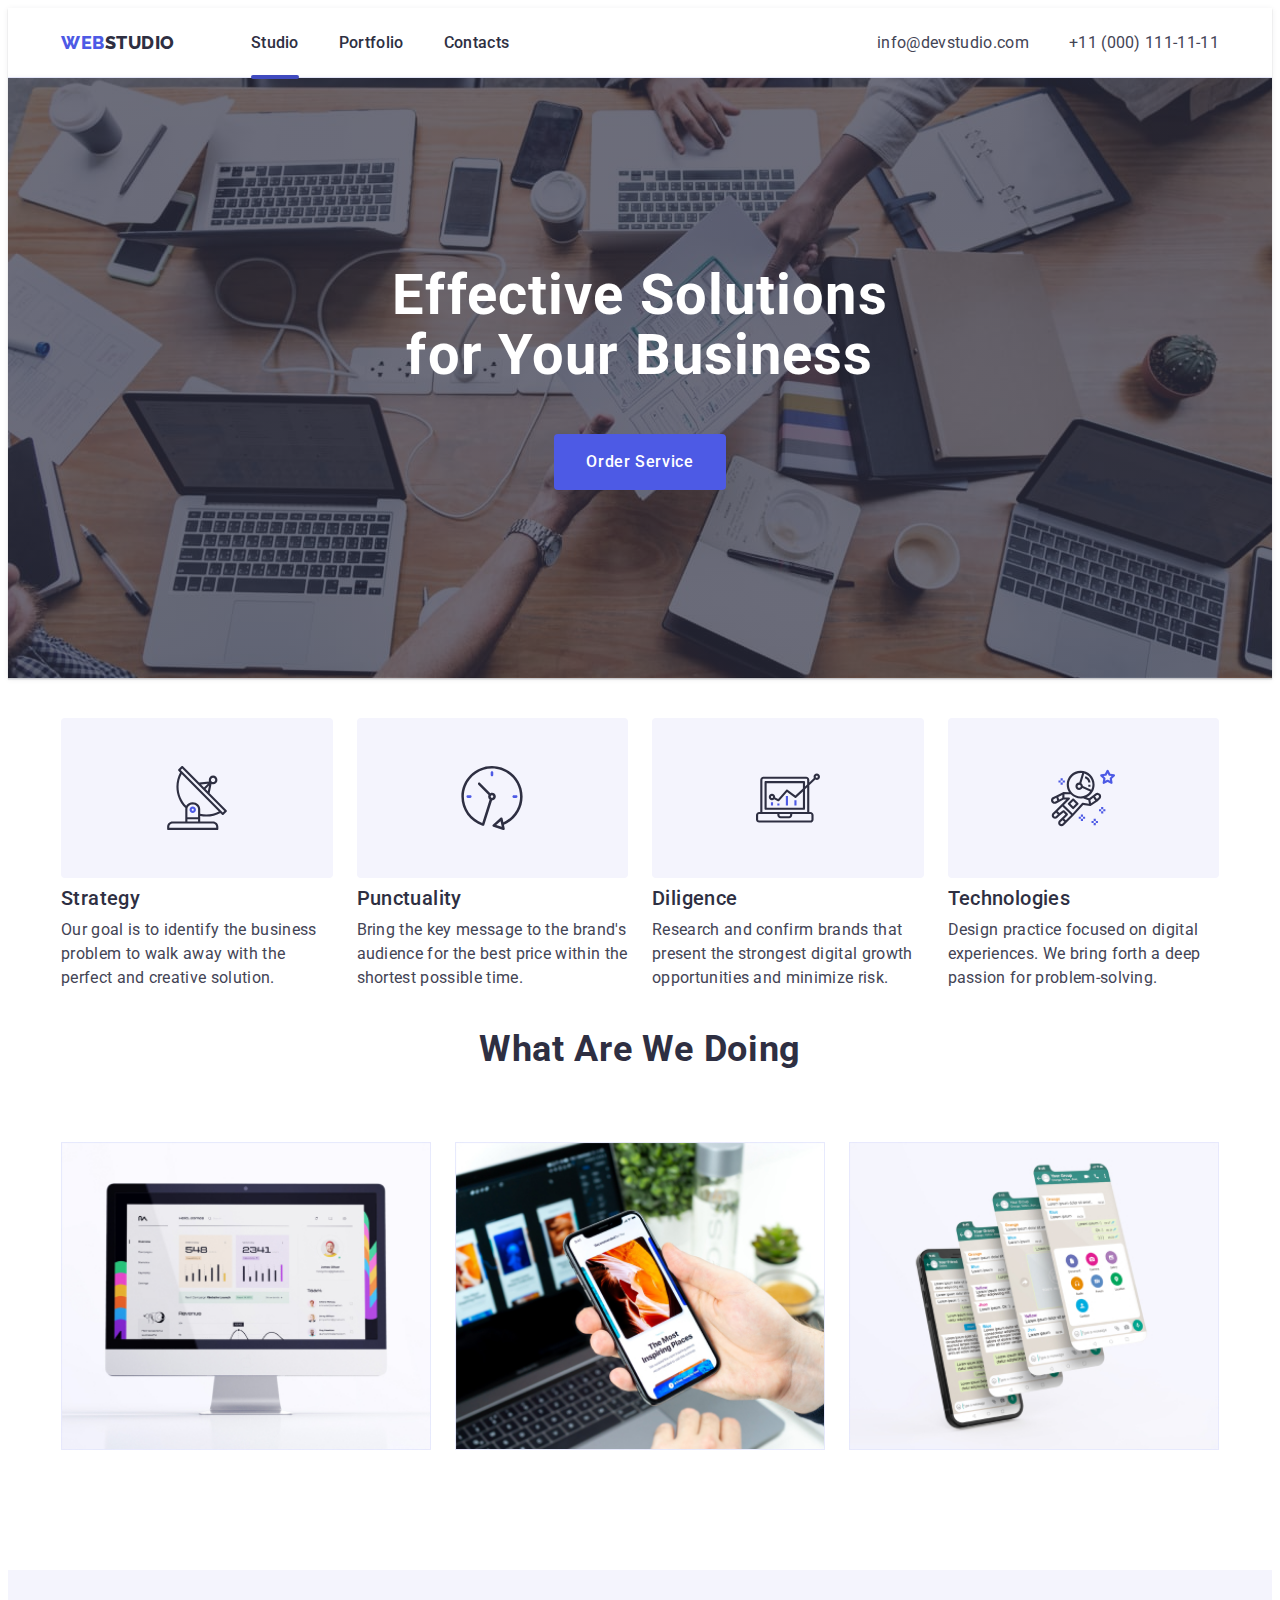
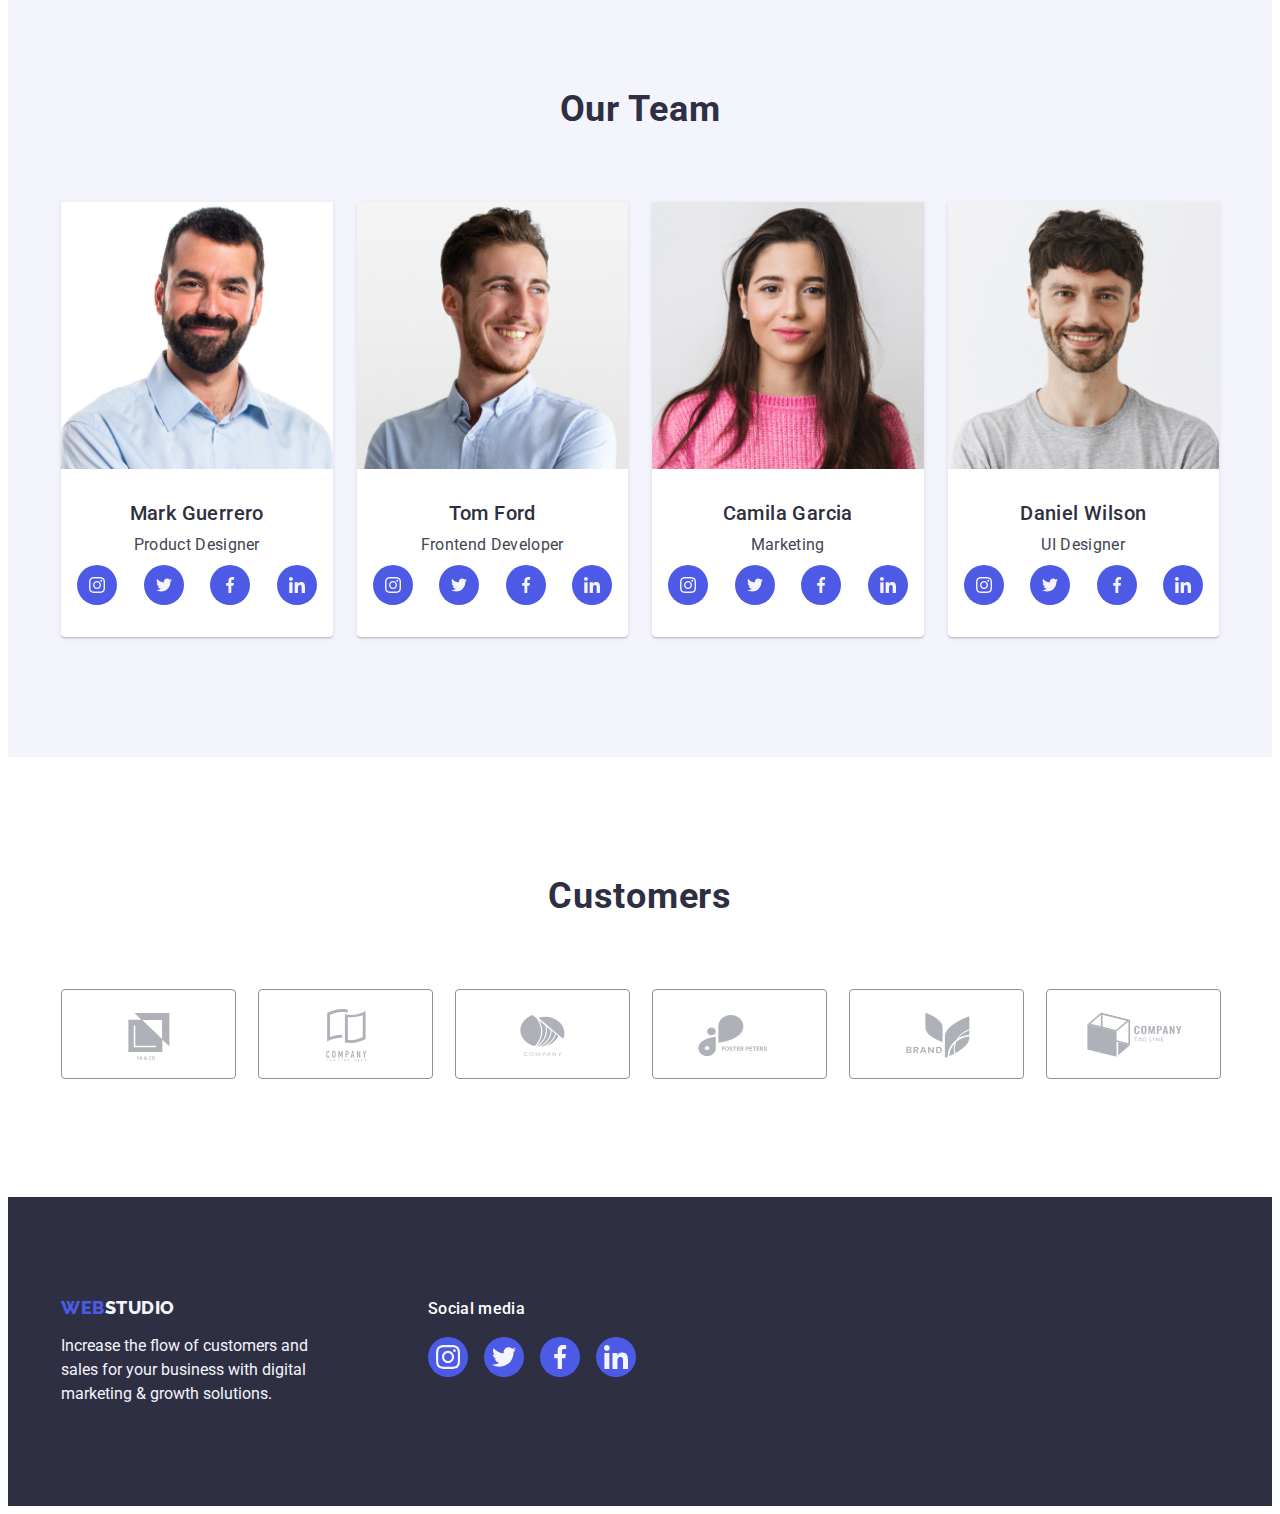
<file: index.html>
<!DOCTYPE html>
<html lang="en">
  <head>
    <meta charset="UTF-8" />
    <meta http-equiv="X-UA-Compatible" content="IE=edge" />
    <meta name="viewport" content="width=device-width, initial-scale=1.0" />
    <title>Main title</title>
    <link rel="stylesheet" href="https://cdnjs.cloudflare.com/ajax/libs/modern-normalize/1.1.0/modern-normalize.min.css" integrity="sha512-wpPYUAdjBVSE4KJnH1VR1HeZfpl1ub8YT/NKx4PuQ5NmX2tKuGu6U/JRp5y+Y8XG2tV+wKQpNHVUX03MfMFn9Q==" crossorigin="anonymous" referrerpolicy="no-referrer" />
    <!--шрифти  --->
    <link rel="preconnect" href="https://fonts.googleapis.com" />
    <link rel="preconnect" href="https://fonts.gstatic.com" crossorigin />
    <link
      href="https://fonts.googleapis.com/css2?family=Raleway:wght@800&family=Roboto:wght@400;500;700;900&display=swap"
      rel="stylesheet"
    />

    <link rel="preconnect" href="https://fonts.googleapis.com" />
    <link rel="preconnect" href="https://fonts.gstatic.com" crossorigin />
    <link
      href="https://fonts.googleapis.com/css2?family=Raleway:wght@800&display=swap"
      rel="stylesheet"
    />
    
    <link rel="stylesheet" href="./css/styles.css" />
  </head>

  <body>
    <header class="header-main">
      <div class="container header-page">
        <!-- navigation -->
        <nav class="navigation">
          <a href="./index.html" class="item link logo"
            >Web<span class="logo-black">Studio</span></a
          >

          <ul class="site-links list">
            <li class="item item-studio">
              <a href="./index.html" class="link nav-link">Studio</a>
            </li>
            <li class="item">
              <a href="./portfolio.html" class="link nav-link">Portfolio</a>
            </li>
            <li class="item"><a href="" class="link nav-link">Contacts</a></li>
          </ul>
        </nav>

        <!-- contacts  -->
        <address class="address contacts">
          <ul class="list-contacts list">
            <li class="item">
              <a href="mailto:info@devstudio.com" class="link contact-link"
                >info@devstudio.com</a
              >
            </li>
            <li class="item">
              <a href="tel:+110001111111" class="link contact-link"
                >+11 (000) 111-11-11</a
              >
            </li>
          </ul>
        </address>
      </div>
    </header>

    <!-- unique content -->
    <main>
      <!-- hero section1-->
      <section class="section-hero">
        <div class="container">
          <h1 class="title-hero">Effective Solutions for Your Business</h1>
          <button type="button"  class="button-index" data-modal-open>Order Service</button>
        
        </div>
      </section>

      <!-- qualities section2-->
      <section class="section section-qualities">
        <div class="container container-qualities">
          <h2 class="hidden-title">Company's qualities</h2>
          <ul class="list list-qualities">
            <li class="quality">

              <div class="quality-icon">
              <svg  width="64" height="64">
                <use href="./images/icon.svg#icon-antenna"></use>
              </svg>
              </div>

              <h3 class="qualities-title">Strategy</h3>
              <p class="qualities-text">
                Our goal is to identify the business problem to walk away with
                the perfect and creative solution.
              </p>
            </li>
            <li class="quality">
               <div class="quality-icon">
              <svg  width="64" height="64">
                <use href="./images/icon.svg#icon-clock"></use>
              </svg>
              </div>
              <h3 class="qualities-title">Punctuality</h3>
              <p class="qualities-text">
                Bring the key message to the brand's audience for the best price
                within the shortest possible time.
              </p>
            </li>
            <li class="quality">
               <div class="quality-icon">
              <svg  width="64" height="64">
                <use href="./images/icon.svg#icon-diagram"></use>
              </svg>
              </div>
              <h3 class="qualities-title">Diligence</h3>
              <p class="qualities-text">
                Research and confirm brands that present the strongest digital
                growth opportunities and minimize risk.
              </p>
            </li>
            <li class="quality">
               <div class="quality-icon">
              <svg  width="64" height="64">
                <use href="./images/icon.svg#icon-astronaut"></use>
              </svg>
              </div>
              <h3 class="qualities-title">Technologies</h3>
              <p class="qualities-text">
                Design practice focused on digital experiences. We bring forth a
                deep passion for problem-solving.
              </p>
            </li>
          </ul>
        </div>
      </section>

      <!-- what are we doing section3-->
      <section class="section">
        <div class="container">
          <h2 class="title-work">What are we doing</h2>
          <ul class="list list-work">
            <li class="work">
              <img
                src="./images/image-e.jpg"
                alt="Computer photo"
                class="images-width"
              />
            </li>
            <li class="work">
              <img
                src="./images/image-f.jpg"
                alt="Mobile phones ptotoes"
                class="images-width"
              />
            </li>
            <li class="work">
              <img
                src="./images/image-r.jpg"
                alt="Photo of a mobile phone on a computer background"
                class="images-width"
              />
            </li>
          </ul>
        </div>
      </section>

      <!-- our team section4-->
      <section class="section section-team">
        <div class="container team-container">
          <h2 class="title-team">Our Team</h2>
          <ul class="list list-team">
            <li class="member">
              <img src="./images/image-a.jpg" alt="Man" class="images-width" />
            
               <!-- 1 member -->
              <div class="member-container">
                 <h3 class="images-name">Mark Guerrero</h3>
                <p class="images-description">Product Designer</p>
                 
               
                  <ul class="list-networks">
                    <li class="list team-network">
                        <a href="" class="link href-teamnetwork">
                      <svg class="icon-network-team" width="16" height="16" >
                         <use  href="./images/icon.svg#icon-instagram"></use>
                      </svg></a></li>
                    <li class="list team-network">
                       <a href="" class="link href-teamnetwork">
                      <svg  class="icon-network-team" width="16" height="16" >
                         <use href="./images/icon.svg#icon-twitter"></use>
                      </svg></a></li>
                    <li class="list team-network">
                       <a href="" class="link href-teamnetwork">
                      <svg class="icon-network-team" width="16" height="16" >
                        <use href="./images/icon.svg#icon-facebook"></use>
                      </svg></a></li>
                    <li class="list team-network">
                       <a href="" class="link href-teamnetwork">
                      <svg class="icon-network-team" width="16" height="16">
                         <use href="./images/icon.svg#icon-linkedin"></use>
                     </svg></a></li>
                  </ul>             
              </div>
            </li>
            <li class="member">
              <img src="./images/image-b.jpg" alt="Man" class="images-width" />
                
              
               <!-- 2 member -->
              <div class="member-container">
                <h3 class="images-name">Tom Ford</h3>
                <p class="images-description">Frontend Developer</p>
                
                  <ul class="list-networks">
                    <li class="list team-network">
                        <a href="" class="link href-teamnetwork">
                      <svg class="icon-network-team" width="16" height="16" >
                         <use  href="./images/icon.svg#icon-instagram"></use>
                      </svg></a></li>
                    <li class="list team-network">
                       <a href="" class="link href-teamnetwork">
                      <svg  class="icon-network-team" width="16" height="16" >
                         <use href="./images/icon.svg#icon-twitter"></use>
                      </svg></a></li>
                    <li class="list team-network">
                       <a href="" class="link href-teamnetwork">
                      <svg class="icon-network-team" width="16" height="16" >
                        <use href="./images/icon.svg#icon-facebook"></use>
                      </svg></a></li>
                    <li class="list team-network">
                       <a href="" class="link href-teamnetwork">
                      <svg class="icon-network-team" width="16" height="16">
                         <use href="./images/icon.svg#icon-linkedin"></use>
                     </svg></a></li>
                  </ul>           
              </div>        
            </li>
            <li class="member">
              <img src="./images/image-c.jpg" alt="Woman" class="images-width"/>
                
               <!-- 3 member -->
              <div class="member-container">
                <h3 class="images-name">Camila Garcia</h3>
                <p class="images-description">Marketing</p>
               
                  <ul class="list-networks">
                    <li class="list team-network">
                        <a href="" class="link href-teamnetwork">
                      <svg class="icon-network-team" width="16" height="16" >
                         <use  href="./images/icon.svg#icon-instagram"></use>
                      </svg></a></li>
                    <li class="list team-network">
                       <a href="" class="link href-teamnetwork">
                      <svg  class="icon-network-team" width="16" height="16" >
                         <use href="./images/icon.svg#icon-twitter"></use>
                      </svg></a></li>
                    <li class="list team-network">
                       <a href="" class="link href-teamnetwork">
                      <svg class="icon-network-team" width="16" height="16" >
                        <use href="./images/icon.svg#icon-facebook"></use>
                      </svg></a></li>
                    <li class="list team-network">
                       <a href="" class="link href-teamnetwork">
                      <svg class="icon-network-team" width="16" height="16">
                         <use href="./images/icon.svg#icon-linkedin"></use>
                     </svg></a></li>
                  </ul>              
              </div>              
            </li>
            <li class="member">
              <img src="./images/image-d.jpg" alt="Man" class="images-width" />
                
               <!-- 4 member -->
              <div class="member-container">
               <h3 class="images-name">Daniel Wilson</h3>
                <p class="images-description">UI Designer</p>
                
                 <ul class="list-networks">
                    <li class="list team-network">
                        <a href="" class="link href-teamnetwork">
                      <svg class="icon-network-team" width="16" height="16" >
                         <use  href="./images/icon.svg#icon-instagram"></use>
                      </svg></a></li>
                    <li class="list team-network">
                       <a href="" class="link href-teamnetwork">
                      <svg  class="icon-network-team" width="16" height="16" >
                         <use href="./images/icon.svg#icon-twitter"></use>
                      </svg></a></li>
                    <li class="list team-network">
                       <a href="" class="link href-teamnetwork">
                      <svg class="icon-network-team" width="16" height="16" >
                        <use href="./images/icon.svg#icon-facebook"></use>
                      </svg></a></li>
                    <li class="list team-network">
                       <a href="" class="link href-teamnetwork">
                      <svg class="icon-network-team" width="16" height="16">
                         <use href="./images/icon.svg#icon-linkedin"></use>
                     </svg></a></li>
                  </ul>            
              </div>              
            </li>
          </ul>
        </div>
      </section>

      <!-- customers section5 -->
      <section class=" section-customers">
        <div class="container">
             <h2 class="title-customers">Customers</h2>
             <ul class="list-customers">
              <li class="list customer">
                 <a href="" class="link href-customer">
                 <svg  width="104" height="56" class="icon-customer">
                         <use href="./images/icon.svg#icon-logo-1"></use>
                      </svg>
                    </a></li>
              <li class="list customer">
                <a href="" class="link href-customer">
                 <svg  width="104" height="56" class="icon-customer">
                         <use href="./images/icon.svg#icon-logo-2"></use>
                      </svg></a></li>
              <li class="list  customer">
                  <a href="" class="link href-customer">
                 <svg  width="104" height="56" class="icon-customer">
                         <use href="./images/icon.svg#icon-logo-3"></use>
                      </svg></a></li>
              <li class="list  customer">
                <a href="" class="link href-customer"> 
                <svg  width="104" height="56" class="icon-customer">
                         <use href="./images/icon.svg#icon-logo-4"></use>
                      </svg></a></li>
              <li class="list  customer">
                 <a href="" class="link href-customer"> 
                 <svg  width="104" height="56" class="icon-customer">
                         <use href="./images/icon.svg#icon-logo-5"></use>
                      </svg></a></li>
              <li class="list  customer"> 
                  <a href="" class="link href-customer"> 
                <svg  width="104" height="56" class="icon-customer">
                         <use href="./images/icon.svg#icon-logo-6"></use>
                      </svg></a></li>
             </ul>
        </div>
      </section>
    </main>

    <footer class="section-footer">
      <div class="container container-footer">
      <div class="container-logo">
        <!-- logo -->
        <a href="./index.html" class="link logo footer-logo"
          >Web<span class="logo-white">Studio</span></a
        >
        
        <!-- клич -->
        
        <p class="footer-text">
          Increase the flow of customers and <br />
          sales for your business with digital<br />
          marketing & growth solutions.
        </p>
        
      </div>
                  
      <div class="container-networks">
        <p class="social-media">Social media</p>
        <ul class="footlist-networks">
          <li class="list item-network">
            <a href="" class="link href-network">
            <svg class="icon-network" width="24" height="24" >
               <use  href="./images/icon.svg#icon-instagram"></use>
            </svg></a></li>
          <li class="list item-network">
            <a href="" class="link href-network">
            <svg  class="icon-network" width="24" height="24" >
               <use href="./images/icon.svg#icon-twitter"></use>
            </svg></a></li>
          <li class="list item-network">
            <a href="" class="link href-network">
            <svg class="icon-network"  width="24" height="24" >
              <use href="./images/icon.svg#icon-facebook"></use>
            </svg></a></li>
          <li class="list item-network">
             <a href="" class="link href-network">
            <svg  class="icon-network" width="24" height="24">
               <use href="./images/icon.svg#icon-linkedin"></use>
           </svg></a></li>
        </ul>             
    </div>
         
       
      </div>
    </footer>

      <!-- модальне вікно на кнопку Order Service  -->
    <div class="backdrop is-hidden" data-modal>
          <div class="modal">
              <!-- <p>
               
              </p> -->
              <button data-modal-close class="button-modal-close">
                <svg  class="icon-modal" width="24" height="24">
                <use href="./images/icon.svg#icon-close-black"></use>
               </svg>
            </button>
          </div>
        </div>

    <script src="./js/modal.js"></script>
  </body>
</html>
</file>
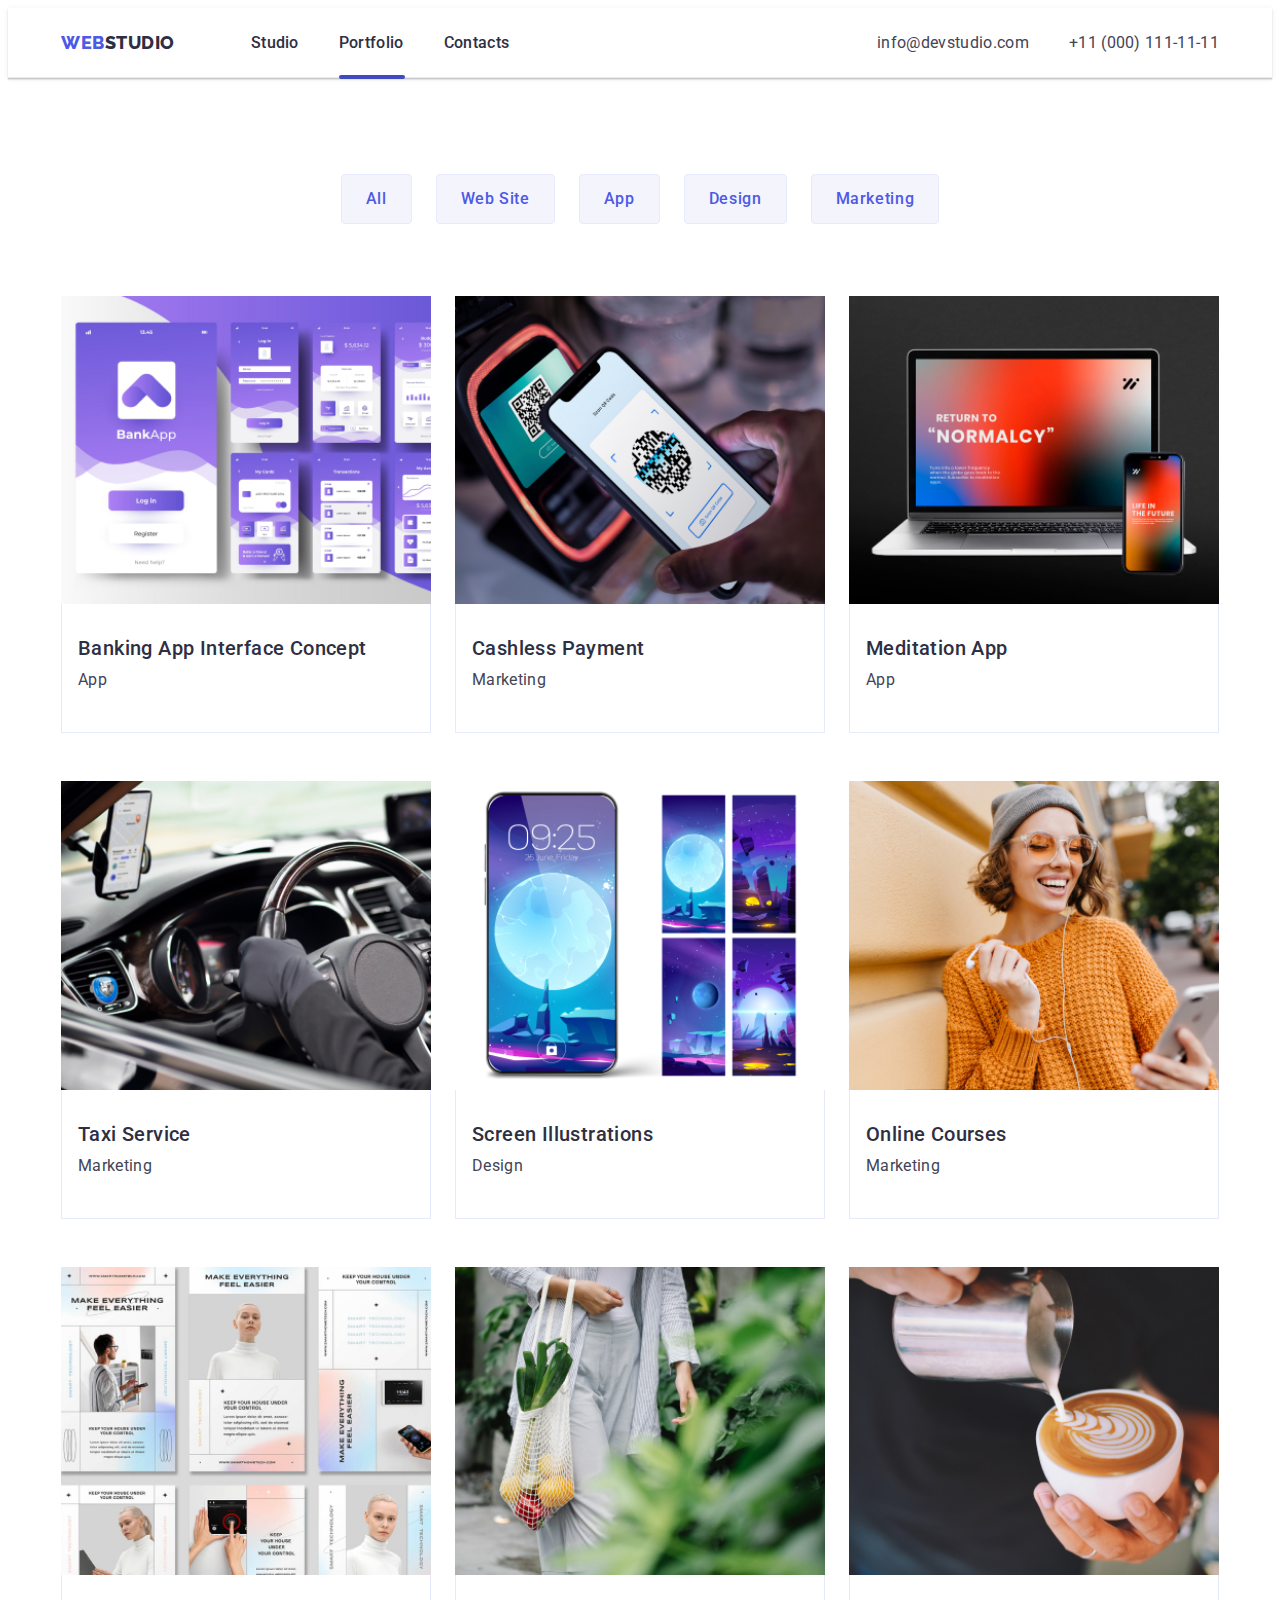
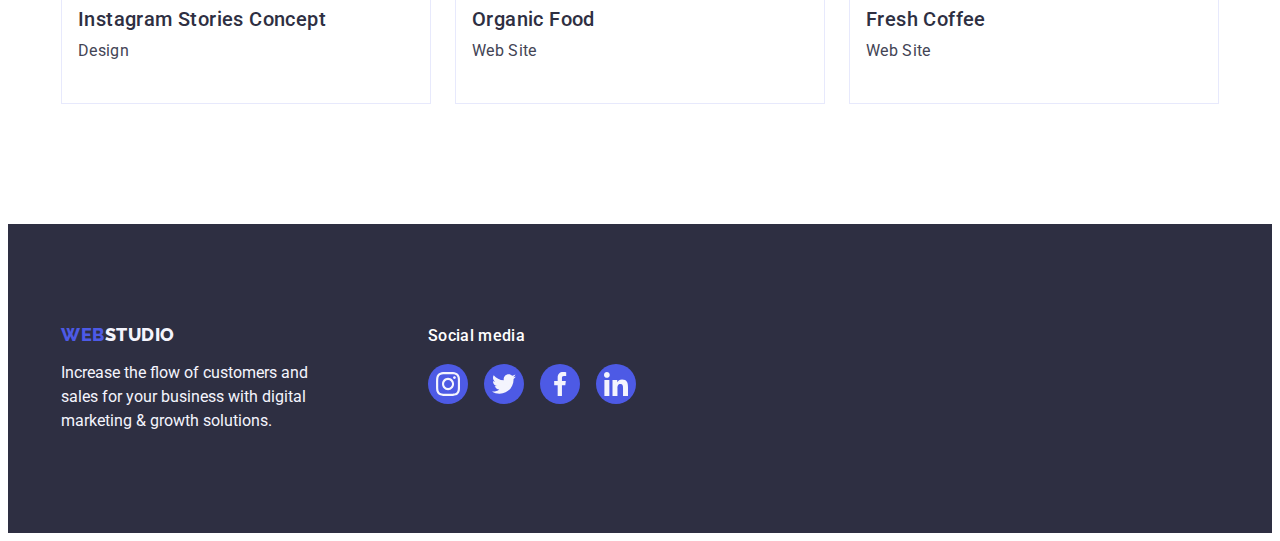
<file: portfolio.html>
<!DOCTYPE html>
<html lang="en">
  <head>
    <meta charset="UTF-8" />
    <meta http-equiv="X-UA-Compatible" content="IE=edge" />
    <meta name="viewport" content="width=device-width, initial-scale=1.0" />
    <title>Portfolio</title>
    <link
      rel="stylesheet"
      href="https://cdnjs.cloudflare.com/ajax/libs/modern-normalize/1.1.0/modern-normalize.min.css"
      integrity="sha512-wpPYUAdjBVSE4KJnH1VR1HeZfpl1ub8YT/NKx4PuQ5NmX2tKuGu6U/JRp5y+Y8XG2tV+wKQpNHVUX03MfMFn9Q=="
      crossorigin="anonymous"
      referrerpolicy="no-referrer"
    />

    <!--шрифти  -->
    <link rel="preconnect" href="https://fonts.googleapis.com" />
    <link rel="preconnect" href="https://fonts.gstatic.com" crossorigin />
    <link
      href="https://fonts.googleapis.com/css2?family=Raleway:wght@800&family=Roboto:wght@400;500;700;900&display=swap"
      rel="stylesheet"
    />

    <link rel="preconnect" href="https://fonts.googleapis.com" />
    <link rel="preconnect" href="https://fonts.gstatic.com" crossorigin />
    <link
      href="https://fonts.googleapis.com/css2?family=Raleway:wght@800&display=swap"
      rel="stylesheet"
    />

    <link rel="stylesheet" href="./css/styles.css" />
  </head>

  <body>
     <header class="header-main">
      <div class="container header-page">
        <!-- navigation -->
        <nav class="navigation">
          <a href="./index.html" class="item link logo"
            >Web<span class="logo-black">Studio</span></a
          >

          <ul class="site-links list">
            <li class="item">
              <a href="./index.html" class="link nav-link">Studio</a>
            </li>
            <li class="item item-portfolio">
              <a href="./portfolio.html" class="link nav-link">Portfolio</a>
            </li>
            <li class="item"><a href="" class="link nav-link">Contacts</a></li>
          </ul>
        </nav>

        <!-- contacts  -->
        <address class="address contacts">
          <ul class="list-contacts list">
            <li class="item">
              <a href="mailto:info@devstudio.com" class="link contact-link"
                >info@devstudio.com</a
              >
            </li>
            <li class="item">
              <a href="tel:+110001111111" class="link contact-link"
                >+11 (000) 111-11-11</a
              >
            </li>
          </ul>
        </address>
      </div>
    </header>

    <!-- unique content --->
    <main>
      <section class="section portfolio">
        <div class="container">
          <h1 class="hidden-title">Portfolio</h1>
          <!-- filter btn active -->
          <ul class="list list-filter">
            <li><button type="button" class="button-portfolio">All</button></li>
            <li>
              <button type="button" class="button-portfolio">Web Site</button>
            </li>
            <li><button type="button" class="button-portfolio">App</button></li>
            <li>
              <button type="button" class="button-portfolio">Design</button>
            </li>
            <li>
              <button type="button" class="button-portfolio">Marketing</button>
            </li>
          </ul>

          <!-- projects -->
          <ul class="list list-projects">
            <li class="project">
              <a href="" class="link link-app">

                <!-- ---синій оверлей---- -->
                <div class="product-image">
                  <img src="./images/img-8.jpg"
                    alt="Banking App Interface Concept App"
                    class="images-width"/>
                            
                  <div class="owerlay">
                    <p>14 Stylish and User-Friendly App Design Concepts ·
                       Task Manager App · Calorie Tracker App · 
                       Exotic Fruit Ecommerce App · 
                       Cloud Storage App</p>
                  </div>
                </div>
                <!-- --------- -->

                <div class="project-text">
                  <h2 class="images-name">Banking App Interface Concept</h2>
                  <p class="images-description">App</p>
                </div>
              </a>
            </li>
            <li class="project">
              <a href="" class="link link-app">

                 <!-- ---синій оверлей---- -->
                <div class="product-image">
                <img src="./images/img-7.jpg"
                   alt="Mobile phone scans the code"
                   class="images-width" />

                   <div class="owerlay">
                    <p>14 Stylish and User-Friendly App Design Concepts ·
                       Task Manager App · Calorie Tracker App · 
                       Exotic Fruit Ecommerce App · 
                       Cloud Storage App</p>
                  </div>
                </div>
                <!-- --------- -->
                
                <div class="project-text">
                  <h2 class="images-name">Cashless Payment</h2>
                  <p class="images-description">Marketing</p>
                </div></a>
            </li>
            <li class="project">
              <a href="" class="link link-app">

                 <!-- ---синій оверлей---- -->
                <div class="product-image">
                <img
                  src="./images/img-6.jpg"
                  alt="Computer and phone"
                  class="images-width"/>

                  <div class="owerlay">
                    <p>14 Stylish and User-Friendly App Design Concepts ·
                       Task Manager App · Calorie Tracker App · 
                       Exotic Fruit Ecommerce App · 
                       Cloud Storage App</p>
                  </div>
                </div>
                <!-- --------- -->

                <div class="project-text">
                  <h2 class="images-name">Meditation App</h2>
                  <p class="images-description">App</p>
                </div></a
              >
            </li>
            <li class="project">
              <a href="" class="link link-app">

                 <!-- ---синій оверлей---- -->
                <div class="product-image">
                <img
                  src="./images/img-5.jpg"
                  alt="Someone is sitting behind the wheel and a mobile phone with 
                  a Google map near the steering wheel"
                  class="images-width"/>

                  <div class="owerlay">
                    <p>14 Stylish and User-Friendly App Design Concepts ·
                       Task Manager App · Calorie Tracker App · 
                       Exotic Fruit Ecommerce App · 
                       Cloud Storage App</p>
                  </div>
                </div>
                <!-- --------- -->

                <div class="project-text">
                  <h2 class="images-name">Taxi Service</h2>
                  <p class="images-description">Marketing</p>
                </div></a
              >
            </li>
            <li class="project">
              <a href="" class="link link-app">

                 <!-- ---синій оверлей---- -->
                <div class="product-image">
                <img
                  src="./images/img-4.jpg"
                  alt="Phone presentation"
                  class="images-width"/>

                  <div class="owerlay">
                    <p>14 Stylish and User-Friendly App Design Concepts ·
                       Task Manager App · Calorie Tracker App · 
                       Exotic Fruit Ecommerce App · 
                       Cloud Storage App</p>
                  </div>
                </div>
                <!-- --------- -->

                <div class="project-text">
                  <h2 class="images-name">Screen Illustrations</h2>
                  <p class="images-description">Design</p>
                </div></a
              >
            </li>
            <li class="project">
              <a href="" class="link link-app">

                 <!-- ---синій оверлей---- -->
                <div class="product-image">
                <img
                  src="./images/img-3.jpg"
                  alt="Girl talking on the phone"
                  class="images-width"/>

                  <div class="owerlay">
                    <p>14 Stylish and User-Friendly App Design Concepts ·
                       Task Manager App · Calorie Tracker App · 
                       Exotic Fruit Ecommerce App · 
                       Cloud Storage App</p>
                  </div>
                </div>
                <!-- --------- -->

                <div class="project-text">
                  <h2 class="images-name">Online Courses</h2>
                  <p class="images-description">Marketing</p>
                </div></a
              >
            </li>
            <li class="project">
              <a href="" class="link link-app">

                 <!-- ---синій оверлей---- -->
                <div class="product-image">
                <img
                  src="./images/img-2.jpg"
                  alt="Instagram Stories Concept Design"
                  class="images-width"/>

                  <div class="owerlay">
                    <p>14 Stylish and User-Friendly App Design Concepts ·
                       Task Manager App · Calorie Tracker App · 
                       Exotic Fruit Ecommerce App · 
                       Cloud Storage App</p>
                  </div>
                </div>
                <!-- --------- -->

                <div class="project-text">
                  <h2 class="images-name">Instagram Stories Concept</h2>
                  <p class="images-description">Design</p>
                </div></a
              >
            </li>
            <li class="project">
              <a href="" class="link link-app">

                 <!-- ---синій оверлей---- -->
                <div class="product-image">
                <img
                  src="./images/img-1.jpg"
                  alt="The girl is walking with groceries in her hands"
                  class="images-width"/>

                  <div class="owerlay">
                    <p>14 Stylish and User-Friendly App Design Concepts ·
                       Task Manager App · Calorie Tracker App · 
                       Exotic Fruit Ecommerce App · 
                       Cloud Storage App</p>
                  </div>
                </div>
                <!-- --------- -->

                <div class="project-text">
                  <h2 class="images-name">Organic Food</h2>
                  <p class="images-description">Web Site</p>
                </div></a
              >
            </li>
            <li class="project">
              <a href="" class="link link-app">

                 <!-- ---синій оверлей---- -->
                <div class="product-image">
                <img
                  src="./images/img.jpg"
                  alt="Someone pours fresh coffee"
                  class="images-width"/>

                  <div class="owerlay">
                    <p>14 Stylish and User-Friendly App Design Concepts ·
                       Task Manager App · Calorie Tracker App · 
                       Exotic Fruit Ecommerce App · 
                       Cloud Storage App</p>
                  </div>
                </div>
                <!-- --------- -->

                <div class="project-text">
                  <h2 class="images-name">Fresh Coffee</h2>
                  <p class="images-description">Web Site</p>
                </div></a
              >
            </li>
          </ul>
        </div>
      </section>
    </main>

    <!-- подвал -->
    <footer class="section-footer">
      <div class="container container-footer">
      <div class="container-logo">
        <!-- logo -->
        <a href="./index.html" class="link logo footer-logo"
          >Web<span class="logo-white">Studio</span></a
        >
        
        <!-- клич -->
        
        <p class="footer-text">
          Increase the flow of customers and <br />
          sales for your business with digital<br />
          marketing & growth solutions.
        </p>
        
      </div>
                  
      <div class="container-networks">
        <p class="social-media">Social media</p>
        <ul class="footlist-networks">
          <li class="list item-network">
            <a href="" class="link href-network">
            <svg class="icon-network" width="24" height="24" >
               <use  href="./images/icon.svg#icon-instagram"></use>
            </svg></a></li>
          <li class="list item-network">
            <a href="" class="link href-network">
            <svg  class="icon-network" width="24" height="24" >
               <use href="./images/icon.svg#icon-twitter"></use>
            </svg></a></li>
          <li class="list item-network">
            <a href="" class="link href-network">
            <svg class="icon-network"  width="24" height="24" >
              <use href="./images/icon.svg#icon-facebook"></use>
            </svg></a></li>
          <li class="list item-network">
             <a href="" class="link href-network">
            <svg  class="icon-network" width="24" height="24">
               <use href="./images/icon.svg#icon-linkedin"></use>
           </svg></a></li>
        </ul>             
    </div>
         
       
      </div>
    </footer>
  </body>
</html>
</file>
<file: css/styles.css>
/* основной цвет фона #FFFFFF */
/* вторичный цвет фона #E7E9FC */
/* акцент #4D5AE5 */
/* второй акцент #404BBF; */
/* вторичный цвет текста #2E2F42 */
/* цвет основного текста #434455 */
/* цвет текста3 #F4F4FD*/
/* цвет иконок и бордера #8E8F99 */
/* вторичный цвет иконок #31D0AA*/
/* первичный цвет иконки  #afb1b8; */
/* цвет модального окна background: #FCFCFC; */

:root{
    --primary-white-color: #ffffff;
    --accent-color: #4D5AE5;
    --accent-second-color: #404BBF;
    --second-text-color: #2E2F42;
    --primary-text-color: #434455;
    --btn-background-color: #E7E9FC;
    --third-text-color: #F4F4FD;
    --icon-color: #8E8F99;
    --secondary-icon-color: #31D0AA;
    --first-color-icon: #afb1b8;
    --color-modal: #FCFCFC;
}

body{
    background-color: var(--primary-white-color);
    color: var(--primary-text-color);
    font-family: Roboto, sans-serif;
    font-weight: 400;
    font-style: normal;
}

.list {
    list-style: none;
}

h1, h2, h3, h4, h5, h6, p, ul{
    margin: 0;
    padding: 0;
}

.section{
    /* outline: 1px solid tomato; */
    /* max-width: 1440px; */
    margin-left: auto;
    margin-right: auto;
    padding-bottom: 120px;
}

.container{
    max-width: 1158px;
    padding-left: 15px;
    padding-right: 15px;
    margin-left: auto;
    margin-right: auto;
    /* outline: 1px solid rgb(27, 133, 34); */
}

/*------------- button index--------------*/
.button-index {
    min-width: 169px;
    height: 56px;
    border: none;
    cursor: pointer;
    background-color: var(--accent-color);
    font-family: "Roboto", sans-serif;
    font-weight: 500;
    font-size: 16px;
    line-height: 1.5;
    letter-spacing: 0.04em;
    color: var(--primary-white-color);

    display:block;
    margin: 0 auto;
    padding: 16px 32px;
    border-radius: 4px;
    cursor: pointer;

    transition: background-color 250ms cubic-bezier(0.4, 0, 0.2, 1);
        
}

.button-index:hover,
.button-index:focus{
    background-color: var(--accent-second-color);     
}


.portfolio{
    padding-top: 96px;
}
/* ----------buttons portfolio-------- */
.button-portfolio{
    font-family: "Roboto", sans-serif;
    font-weight: 500;
    font-size: 16px;
    line-height: 1.5;
    letter-spacing: 0.04em;
    color: var(--accent-color);
    background-color: var(--third-text-color);
    border: 1px solid #E7E9FC;
    border-radius: 4px;
    padding: 12px 24px;
    cursor: pointer;

    transition: background-color 250ms cubic-bezier(0.4, 0, 0.2, 1),
                color 250ms cubic-bezier(0.4, 0, 0.2, 1),
                border-color 250ms cubic-bezier(0.4, 0, 0.2, 1);

}

.button-portfolio:hover,
.button-portfolio:focus{
    color: var(--primary-white-color);
    background: var(--accent-second-color);
    border-color: transparent;
    box-shadow: 0px 3px 1px rgba(0, 0, 0, 0.1),
        0px 2px 1px rgba(0, 0, 0, 0.08),
        0px 2px 2px rgba(0, 0, 0, 0.12);
    
}

.list-filter{
    display: flex;
    gap: 24px;
    justify-content: center;
    margin-bottom: 72px;
}


.list-projects {
    display: flex;
    flex-wrap: wrap;
    column-gap: 24px;
    row-gap: 48px;
}

/*-------------- navigation------------*/
.link{
    text-decoration: none;
}

.nav-link{
    color: var(--second-text-color);
    Font-style: Medium;
    font-weight: 500;
    font-size: 16px;
    line-height: 1.5;
    letter-spacing: 0.02em;

    transition: color 250ms cubic-bezier(0.4, 0, 0.2, 1);
    
}

.nav-link:hover,
.nav-link:focus{
    color: var(--accent-second-color);
}

.header-main{
    border-bottom: 1px solid var(--btn-background-color);
    box-shadow:0px 2px 1px rgba(46, 47, 66, 0.08),
        0px 1px 1px rgba(46, 47, 66, 0.16),
        0px 1px 6px rgba(46, 47, 66, 0.08);
}

.header-page{
    display: flex;
    align-items: center; 
    justify-content: space-between;
}

.navigation{
    display: flex;
    align-items: center;
    justify-content: center;
    margin-right: auto;
}

.site-links{

    display: flex;
    align-items: center;
    justify-content: center;
    gap: 40px;
}

/*--------- подчеркивание в шапке навигации-------- */
.item-studio{
    position: relative;
}

.item-studio::after{
    content: "";

    position: absolute;
    left: 0;
    top: 44px;
    
    width: 48px;
    height: 4px;
    border-radius: 2px;
    background-color: var(--accent-second-color);
}

.item-portfolio {
    position: relative;
}

.item-portfolio::after {
    content: "";

    position: absolute;
    left: 0;
    top: 44px;
    
    width: 66px;
    height: 4px;
    border-radius: 2px;
    background-color: var(--accent-second-color);
}
/* -------------------------- */

.item.logo{
    padding-top: 24px;
    padding-bottom: 24px;

}


.nav-link{

    padding-top: 24px;
    padding-bottom: 24px;
}




/* ----------------logo----------------- */
.logo{
    color: var(--accent-color);
    font-weight: 800;
    font-size: 18px;
    line-height: 1.17;
    font-family: "Raleway", sans-serif;
    letter-spacing: 0.03em;
    text-transform: uppercase;
    margin-right: 76px;;

}

.footer-logo {
    display: inline-block;
    margin: 0;
    margin-bottom: 16px;
}

.project{

    width: calc((100% - 48px)/3); 
}

.logo-black{
    color: var(--second-text-color);
    
}

.logo-white {
    color: var(--third-text-color);
    /* background-color: var(--second-text-color); */
}

/* -----------------contacts------------ */
.contacts{
    font-style: normal;
    
}

.contact-link{
    color: var(--primary-text-color);
    font-weight: 400;
    font-size: 16px;
    line-height: 1.5;
    letter-spacing: 0.02em;
    padding: 24px 0;

    transition: color 250ms cubic-bezier(0.4, 0, 0.2, 1);
}

.contact-link:hover,
.contact-link:focus{
    color: var(--accent-second-color);
    
}

.address{
    display: flex;
}

 .list-contacts{
    display: flex;
    gap: 40px;
}

/*------------------- hero----------------- */
.section-hero{
    background-color: var(--second-text-color);
    box-shadow:0px 2px 1px rgba(46, 47, 66, 0.08),
        0px 1px 1px rgba(46, 47, 66, 0.16),
        0px 1px 6px rgba(46, 47, 66, 0.08);
    /* max-width: 1440px; */

    background-image: linear-gradient(rgba(46, 47, 66, 0.7),
     rgba(46, 47, 66, 0.7)), url(../images/people-office.jpg);

    display: flex;    
    justify-content: center;
    padding: 188px 0;
    margin-left: auto;
    margin-right: auto;
    max-width: 1440px;
    max-height: 600px;
    background-repeat: no-repeat;
    background-size: cover;
    background-position: center;
}

.title-hero{
    max-width: 496px;
    font-weight: 700;
    font-size: 56px;
    line-height: 1.07;
    text-align: center;
    letter-spacing: 0.02em;
    color: var(--primary-white-color);

    margin-bottom: 48px;
}

/*------ модальне вікно---- */

.backdrop{
    position: fixed;

    height: 100%;
    width:100%;
    top: 0;
    left: 0;
     background-color:rgba(0, 0, 0, 0.5);

    opacity: 1;
    transition: opacity 250ms cubic-bezier(0.4, 0, 0.2, 1);
}

.backdrop.is-hidden .modal {
    transform: translate(-50%, -50%) scale(1.1);
}

.backdrop.is-hidden {
    opacity: 0;
    pointer-events: none;
}

 .modal{
    position: absolute;

    width: 408px;
    min-height: 576px;
    padding: 24px;
    left: 50%;
    top: 50%;
    background-color:  var(--color-modal);
    box-shadow: 0px 1px 1px rgba(0, 0, 0, 0.14), 0px 1px 3px rgba(0, 0, 0, 0.12), 0px 2px 1px rgba(0, 0, 0, 0.2);
    border-radius: 4px;

    transform: translate(-50%, -50%);
    transition: transform 250ms cubic-bezier(0.4, 0, 0.2, 1); 

}

.button-modal-close{
    display: block;
    margin-left: auto;
    

    border-radius: 50%;
    background-color: var(--btn-background-color);
    border: 1px solid rgba(0, 0, 0, 0.1);

    transition: background-color 250ms cubic-bezier(0.4, 0, 0.2, 1),
                fill 250ms cubic-bezier(0.4, 0, 0.2, 1);
}

.button-modal-close:hover,
.button-modal-close:focus{
    fill: var(--primary-white-color);
    background-color: var(--accent-second-color);
}

.icon-modal{
   
    justify-content: center;
    align-items: center;
    width: 8px;
    height: 8px;
}



/*--------------------- qualities---------------- */
.hidden-title{   
    position: absolute;
    width: 1px;
    height: 1px;
    margin: -1px;
    border: 0;
    padding: 0;
    white-space: nowrap;
    clip-path: inset(100%);
    clip: rect(0 0 0 0);
    overflow: hidden;
}


.qualities-title{
    margin-bottom: 8px;
    color: var(--second-text-color);
    font-weight: 500;
    font-size: 20px;
    line-height: 1.2;
    letter-spacing: 0.02em;

}

.quality{
    width: calc((100% - 72px) / 4);  
    
}

.quality-icon{
    padding:  24px 102px;
    display:  flex;
    background-color: var(--third-text-color);
    align-items: center;
    justify-content: center;
    margin-bottom: 8px;
    height: 112px;
    border-radius: 4px;
}

.qualities-text{
    font-size: 16px;
    line-height: 1.5;
    letter-spacing: 0.02em;
}

.container-qualities{
    display: flex;
    align-items: center; /*для вирівнювання іконки по вертикалі*/
    justify-content: center; /*для вирівнювання іконки по горизонталі*/
    height: 112px;
    border-radius: 4px;
}

.list-qualities{
    display: flex; 
    justify-content: center;
    gap: 24px;
}

.section-qualities{
    padding: 120px 0;
}

/* ----what wre we doing ------projects------- */

.title-work{  
    font-weight: 700;
    font-size: 36px;
    line-height: 1.11;
    text-align: center;
    letter-spacing: 0.02em;
    text-transform: capitalize;
    color: var(--second-text-color);
    text-align: center;

    margin-bottom: 72px;
}


.section .images-name{
    font-weight: 500;
    font-size: 20px;
    line-height: 1.2;
    letter-spacing: 0.02em;
    color: var(--second-text-color);    

    margin-bottom: 8px;
}

.images-width{
    display: block;
    width: 100%;
   
}

.section .images-description{
    font-size: 16px;
    line-height: 1.5;
    letter-spacing: 0.02em;
    color: var(--primary-text-color);
    margin-bottom: 8px;
}


.list-work {
    display: flex;
     justify-content: space-between;
    gap: 24px;
}
.work{
    width: calc((100% - 48px) / 3);
}
.list-work img{
    display: block;
}

.link-app{   
    display: block;
    transition: opacity 250ms cubic-bezier(0.4, 0, 0.2, 1);
}

.link-app:hover,
.link-app:focus{
    box-shadow: 0px 1px 6px rgba(46, 47, 66, 0.08),
        0px 1px 1px rgba(46, 47, 66, 0.16),
        0px 2px 1px rgba(46, 47, 66, 0.08);
        
}

/*------------ portfolio projects------- */

.product-image{
 position: relative;
 width: 100%;
 overflow: hidden;
}

.owerlay{
    position: absolute;
    left: 0px;
    top: 0px;
    width: 100%;
    height: 100%;
    background-color: var(--accent-color);
    mix-blend-mode: normal;

    opacity: 0;
    transform: translateY(100%);
    transition: transform 250ms cubic-bezier(0.4, 0, 0.2, 1),
                opacity 250ms cubic-bezier(0.4, 0, 0.2, 1);
}

.project:hover .owerlay {
    transform: translateY(0);
    opacity: 0.9;
}

.owerlay > p{
    padding-top: 40px;
    padding-left: 32px;
    padding-right: 40px;
    font-family: 'Roboto';
    font-weight: 400;
    font-size: 16px;
    line-height: 1.5;
    letter-spacing: 0.02em;
    color: var(--third-text-color);
}



.project-text {
    /* outline: 1px solid violet; */
    padding: 32px 16px;
    border-bottom: 1px solid #E7E9FC;
    border-left: 1px solid #E7E9FC;
    border-right: 1px solid #E7E9FC;
}

/* ----------team------------- */
.section-team{
    background-color: var(--third-text-color);
    padding: 120px 0;
}

.team-container {
    /* padding: 32px 0; */
    text-align: center;
    border-radius: 0px 0px 4px 4px;
}

.title-team {
    font-weight: 700;
    font-size: 36px;
    line-height: 1.11;
    text-align: center;
    letter-spacing: 0.02em;
    text-transform: capitalize;
    color: var(--second-text-color);
    text-align: center;
    margin-bottom: 72px;
}

.list-team {
    display: flex;
    justify-content: center;
    gap: 24px;
}

.member{
    width: calc((100% - 72px) / 4);
    background-color: var(--primary-white-color);
    box-shadow: 0px 1px 6px rgba(46, 47, 66, 0.08), 0px 1px 1px rgba(46, 47, 66, 0.16), 0px 2px 1px rgba(46, 47, 66, 0.08);
    border-radius: 0px 0px 4px 4px;
}

.member-container{
    padding: 32px 16px;
    
}

.list-networks{
    display: flex;
    justify-content: space-between;
    gap:24px;   
}

.icon-network-team{
    fill: var(--third-text-color);
}

.team-network{
    width:40px;
    height: 40px;
    cursor: pointer;
   
}

.href-teamnetwork{
    width: 100%;
    height: 100%;
    background-color: var(--accent-color);
    border-radius: 50%;
    display: flex;
    align-items: center;
    justify-content: center;

    transition: background-color 250ms cubic-bezier(0.4, 0, 0.2, 1);
}
.href-teamnetwork:hover,
.href-teamnetwork:focus{
    background-color: var(--accent-second-color);
    

}
.icon-network-team:hover,
.icon-network-team:focus{
    fill: var(--third-text-color);
    transition: opacity 250ms cubic-bezier(0.4, 0, 0.2, 1);
}

/*--------------- customers------------ */

.section-customers{
    /* padding: 0;
    padding: 125px 0px 115px 0px; */
    padding-top: 120px;
    padding-bottom: 120px;
}

.title-customers {
    font-weight: 700;
    font-size: 36px;
    line-height: 1.1;
    text-align: center;
    letter-spacing: 0.02em;
    text-transform: capitalize;
    color: var(--second-text-color);
    text-align: center;
    margin-bottom: 72px;
}

.list-customers{
    display: flex;
    justify-content: space-between;
    gap: 24px;
    
}

.customer{
   
    width: calc((100% - 120px) / 6);
    height: 88px;
    
}

.href-customer{
    display: flex;
    align-items: center;
    color: var(--first-color-icon);
    justify-content: center;
    border: 1px solid var(--icon-color);
    fill: var(--icon-color);
    border-radius: 4px;
    width: 100%;
    height: 100%;

    transition: border-color 250ms cubic-bezier(0.4, 0, 0.2, 1),
                color 250ms cubic-bezier(0.4, 0, 0.2, 1);;
}

.href-customer:hover,
.href-customer:focus{
    border-color: var(--accent-second-color);
    color: var(--accent-second-color);
    
}

.icon-customer{
    fill: currentColor;
}
/* -------------footer---------------- */
.section-footer{
    background-color: var(--second-text-color);

    padding-top: 100px;        
    padding-bottom: 100px;
    margin-left: auto;
    margin-right: auto;
}

.container-footer {
    display: flex;
    align-items: baseline;
    gap: 120px;
}

.container-logo {
    /* display: flex; */
}

.footer-text{
    font-size: 16px;
    line-height: 1.5;
    color: var(--third-text-color);
}




.container-networks{
    
    
}

.footlist-networks {
    display: flex;
    justify-content: space-between;
    gap: 16px;

}

.item-network{
    width: 40px;
    height: 40px;
}
.social-media{
    margin-bottom: 16px;
    font-family: 'Roboto';
    font-style: normal;
    font-weight: 500;
    font-size: 16px;
    line-height: 1.5;
    letter-spacing: 0.02em;
    color: var(--primary-white-color);
    
}

.href-network{
    width: 100%;
    height: 100%;
    background-color: var(--accent-color);
    border-radius: 50%;
    display: flex;
    align-items: center;
    justify-content: center;

    transition: background-color 250ms cubic-bezier(0.4, 0, 0.2, 1);
}

.href-network:hover,
.href-network:focus{
    background-color: var(--secondary-icon-color);
    

}

.icon-network{
    fill: var(--third-text-color);
}
</file>
